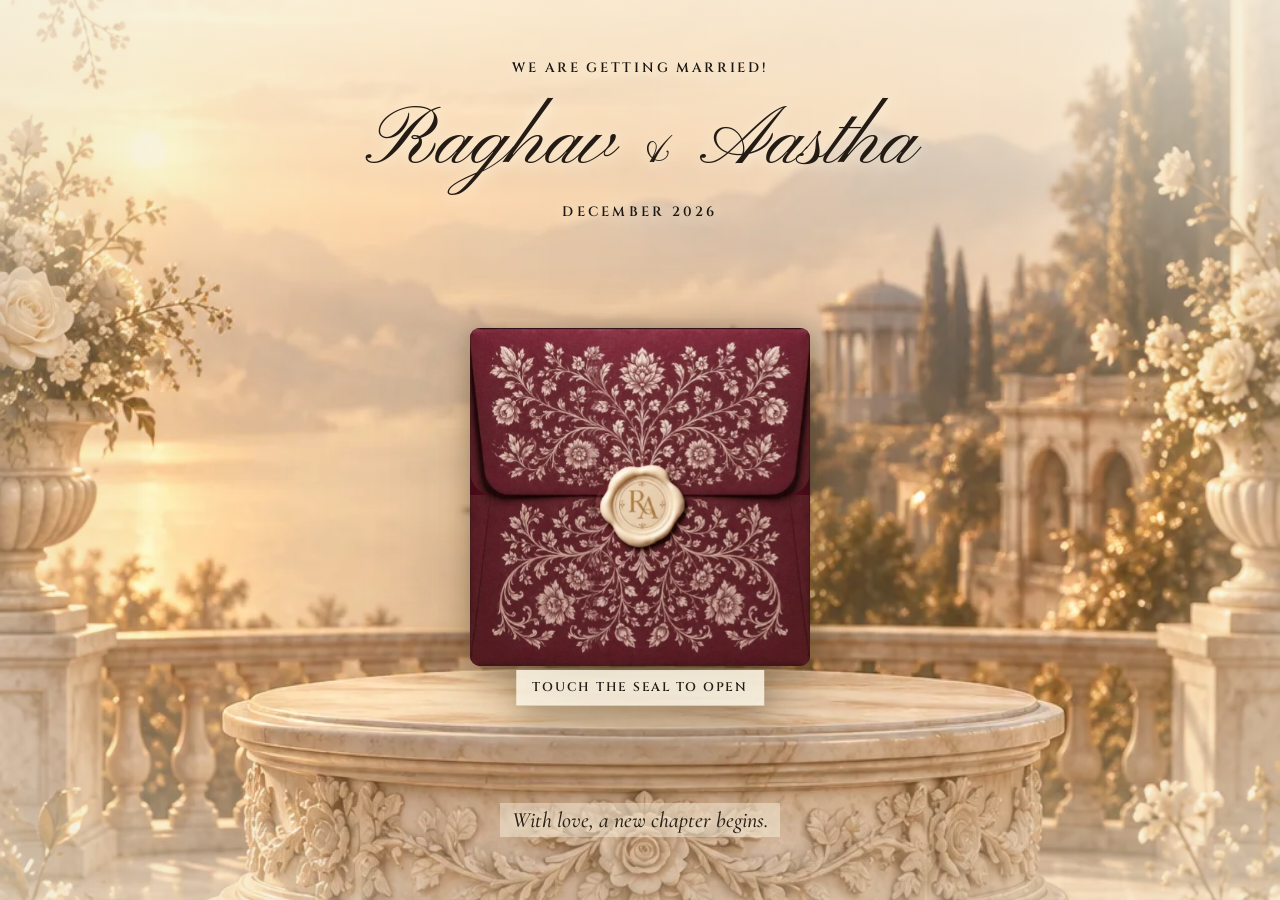
<file: outputs/vintage-invitation/index.html>
<!doctype html>
<html lang="en">
<head>
<meta charset="utf-8"><meta name="viewport" content="width=device-width, initial-scale=1"><meta name="theme-color" content="#f3eee5">
<title>Raghav &amp; Aastha | 25–27 December 2026</title><meta name="description" content="Save the date for Raghav & Aastha's wedding festivities, 25 to 27 December 2026. Tap the seal to open the invitation.">
<link rel="icon" type="image/png" sizes="32x32" href="assets/favicon-32.png"><link rel="icon" type="image/png" sizes="512x512" href="assets/icon-512.png"><link rel="apple-touch-icon" href="assets/apple-touch-icon.png">
<!-- Link previews (WhatsApp etc.) need absolute URLs; update if the domain changes. -->
<meta property="og:type" content="website"><meta property="og:site_name" content="Raghav &amp; Aastha"><meta property="og:url" content="https://raghav-aastha.vercel.app/">
<meta property="og:title" content="Raghav &amp; Aastha | 25–27 December 2026"><meta property="og:description" content="Save the date for our wedding festivities. Tap the seal to open the invitation.">
<meta property="og:image" content="https://raghav-aastha.vercel.app/assets/og-image.jpg"><meta property="og:image:width" content="1200"><meta property="og:image:height" content="630"><meta property="og:image:alt" content="Raghav &amp; Aastha, 25 to 27 December 2026">
<meta name="twitter:card" content="summary_large_image"><meta name="twitter:title" content="Raghav &amp; Aastha | 25–27 December 2026"><meta name="twitter:description" content="Save the date for our wedding festivities. Tap the seal to open the invitation."><meta name="twitter:image" content="https://raghav-aastha.vercel.app/assets/og-image.jpg">
<link rel="preconnect" href="https://fonts.googleapis.com"><link rel="preconnect" href="https://fonts.gstatic.com" crossorigin><link href="https://fonts.googleapis.com/css2?family=Pinyon+Script&family=Cinzel:wght@400;500;600&family=Cormorant+Garamond:ital,wght@0,400;0,500;0,600;1,400&display=swap" rel="stylesheet">
<link rel="stylesheet" href="style.css"><script src="app.js" defer></script>
</head>
<body>
<section class="cover" id="cover" aria-label="Open wedding invitation">
  <div class="backdrop" aria-hidden="true"></div>
  <div class="cover-petals" aria-hidden="true"><img src="assets/petal.webp" alt=""><img src="assets/petal.webp" alt=""><img src="assets/petal.webp" alt=""><img src="assets/petal.webp" alt=""></div>
  <div class="cover-heading"><p class="eyebrow">We are getting married!</p><h1>Raghav <span>&amp;</span> Aastha</h1><p class="small-date">December 2026</p></div>
  <button class="envelope" id="open" aria-label="Open Raghav and Aastha’s envelope">
    <span class="env-stage" aria-hidden="true">
      <span class="env-ground"></span>
      <span class="env-inside"></span>
      <span class="env-card"><span class="env-card-kicker">With love</span><span class="env-card-names">Raghav<br>&amp; Aastha</span><span class="env-card-rule"></span><span class="env-card-date">December 2026</span></span>
      <img class="env-pocket" src="assets/envelope-red.webp" alt="">
      <span class="env-flap"><img class="env-flap-face" src="assets/envelope-red.webp" alt=""><span class="env-lining"></span></span>
    </span>
    <span class="env-prompt">Touch the seal to open</span>
  </button>
  <p class="cover-footer">With love, a new chapter begins.</p>
</section>
<main id="invitation" hidden>
  <header class="invitation-header"><button class="text-button" id="back" aria-label="Back to the envelope">← <span>The beginning</span></button><span class="monogram">R &amp; A</span><a class="text-button" href="#details">The details ↓</a></header>
  <section class="invitation-hero" aria-labelledby="invite-title">
    <div class="collage">
      <img class="stationery" src="assets/stationery.webp" alt="Antique gold frame, ivory lace and white roses" width="1086" height="1448">
      <div class="lace-copy"><h2 id="invite-title">Save<br>the Date</h2><p class="couple">Raghav<br><span>&amp;</span> Aastha</p><p class="collage-date">25 · 26 · 27<span>December 2026</span></p></div>
      <figure class="polaroid"><button class="photo-button" id="photo-open" type="button" aria-label="View the photo larger"><span class="photo-crop"><img src="assets/couple.webp" alt="Raghav and Aastha together"></span></button><figcaption>And so it begins…</figcaption></figure>
      <p class="venue-tag"><svg viewBox="0 0 24 24" aria-hidden="true"><path d="M12 2a7 7 0 0 0-7 7c0 5.2 7 13 7 13s7-7.8 7-13a7 7 0 0 0-7-7zm0 9.5A2.5 2.5 0 1 1 12 6.5a2.5 2.5 0 0 1 0 5z"/></svg>New Delhi</p>
    </div>
    <a class="scroll-cue" href="#details">A date to remember <span>↓</span></a>
  </section>
  <section class="details" id="details" aria-labelledby="celebration-title">
    <h2 id="celebration-title">Save the Date</h2>
    <div class="scratch-wrap" id="scratch-wrap">
      <div class="scratch-card" id="scratch-card">
        <div class="scratch-message" id="scratch-message" aria-hidden="true" tabindex="-1"><p>25, 26 &amp; 27<span>December 2026</span></p></div>
        <canvas id="date-foil" aria-label="Scratch the foil to reveal our wedding dates"></canvas>
      </div>
      <button class="reveal-link" id="reveal-dates" type="button">Reveal without scratching</button>
      <p class="scratch-note" id="scratch-note"></p>
    </div>
    <p class="sr-only" id="scratch-status" role="status"></p>
    <div class="flourish" aria-hidden="true">❦</div>
    <p class="venue">Venue details to follow</p>
    <p class="countdown-title" id="countdown-title">Counting the moments until we celebrate</p>
    <div class="countdown" aria-label="Countdown to 25 December 2026"><div><b id="days">0</b><span>Days</span></div><i>:</i><div><b id="hours">00</b><span>Hours</span></div><i>:</i><div><b id="minutes">00</b><span>Minutes</span></div><i>:</i><div><b id="seconds">00</b><span>Seconds</span></div></div>
    <p class="invitation-copy">Save these dates for our wedding festivities.<br>We can’t wait to celebrate with you.</p>
    <button class="outline-button" id="rsvp">RSVP</button>
    <a class="calendar-link" href="event.ics" download>Add to calendar</a>
    <p class="formal">Formal invitation to follow</p>
    <p class="signature">Raghav &amp; Aastha</p>
  </section>
</main>
<dialog id="notice"><button class="close" id="close" aria-label="Close message">×</button><p class="eyebrow">Raghav &amp; Aastha</p><h2 id="notice-title"></h2><p id="notice-copy"></p><button class="outline-button" id="notice-done">Back to invitation</button></dialog>
<dialog id="lightbox" class="lightbox" aria-label="Photo of Raghav and Aastha"><button class="close" id="lightbox-close" aria-label="Close photo">×</button><img src="assets/couple.webp" alt="Raghav and Aastha together"><p>And so it begins…</p></dialog>
<audio id="song" loop preload="none"></audio>
<button class="music-fab" id="music" aria-label="Music information"><span id="play-icon">♪</span><span class="sr-only" id="music-caption">Our soundtrack</span></button>
<div class="celebration" id="celebration" aria-hidden="true"></div>
</body></html>
</file>
<file: outputs/vintage-invitation/style.css>
:root{--ivory:#f3eee5;--paper:#fff9ef;--ink:#231b14;--gold:#8b7650;--burgundy:#7a142a;--script:'Pinyon Script',cursive;--serif:'Cormorant Garamond',Georgia,serif;--caps:'Cinzel','Cormorant Garamond',serif}
*{box-sizing:border-box}
html{scroll-behavior:smooth}
body{margin:0;background:var(--ivory);color:var(--ink);font-family:var(--serif);font-size:21px;-webkit-font-smoothing:antialiased}
[hidden]{display:none!important}
h1,h2,p,figure{margin:0}
button,a{-webkit-tap-highlight-color:transparent}
button{font:inherit;color:inherit;cursor:pointer;border-radius:0}
a{color:inherit}
button:focus-visible,a:focus-visible{outline:2px solid var(--gold);outline-offset:6px}
.eyebrow{font-family:var(--caps);font-size:13px;letter-spacing:.2em;text-transform:uppercase;font-weight:500}
.sr-only{position:absolute;width:1px;height:1px;padding:0;margin:-1px;overflow:hidden;clip-path:inset(50%);white-space:nowrap;border:0}

.cover{position:relative;isolation:isolate;height:100svh;min-height:680px;overflow:hidden;background:#f4ead8;text-align:center}
.backdrop{position:absolute;inset:0;z-index:-2;background:#f1e7d3 url(assets/terrace.webp) center 65%/cover no-repeat;transition:transform 2.8s ease-out}
.cover:after{content:'';position:absolute;inset:0;z-index:-1;pointer-events:none;background:linear-gradient(#fffbef77,transparent 35%,transparent 78%,#f7edda55)}
.cover-heading{position:absolute;top:6.5%;left:16px;right:16px;z-index:3;text-shadow:0 2px 15px #fff9e9;animation:enter 1s both;transition:opacity .35s,transform .5s}
.cover .eyebrow{font-size:13.5px;letter-spacing:.2em;font-weight:600;color:#1f1812}
.cover h1{font-family:var(--script);font-size:clamp(58px,6.6vw,86px);font-weight:400;line-height:1.2;margin:15px 0 10px}
.cover h1 span{font-size:.68em}
.small-date{font-family:var(--caps);font-size:13.5px;letter-spacing:.24em;text-transform:uppercase;font-weight:600;color:#1f1812}
.cover-footer{position:absolute;left:15px;right:15px;bottom:7%;width:fit-content;margin:auto;padding:4px 12px;font-size:22px;font-weight:500;font-style:italic;color:#2e2117;background:#fff8e470;text-shadow:0 1px 10px #fff9eb;transition:opacity .4s}
.cover-petals{position:absolute;inset:0;z-index:1;pointer-events:none;overflow:hidden}
.cover-petals img{position:absolute;top:-8%;width:23px;opacity:0;animation:cover-petal 13s linear infinite}
.cover-petals img:nth-child(1){left:12%;animation-delay:-3s}
.cover-petals img:nth-child(2){left:82%;animation-delay:-7s;width:18px}
.cover-petals img:nth-child(3){left:26%;animation-delay:-11s;width:15px}
.cover-petals img:nth-child(4){left:70%;animation-delay:-1s;width:26px}

/* The studio's own envelope artwork, recoloured to ivory and gold, sliced exactly as the Tanvi & Nishant site slices it:
   pocket = bottom half, flap = band from 6.4% to 49.2% with rounded lower corners; the seal in the artwork cracks at that edge. */
.envelope{position:absolute;left:50%;bottom:31%;width:min(300px,62vw);aspect-ratio:442/440;transform:translateX(-50%);padding:0;border:0;background:none;z-index:4;cursor:pointer;perspective:1400px;filter:drop-shadow(0 0 12px #3a2a1236) drop-shadow(7px 14px 16px #3a2a1242) drop-shadow(0 34px 44px #3a2a1230);transition:transform .15s}
.cover.opening .envelope:hover{transform:translateX(-50%) scale(1.02)}
.env-stage{position:absolute;inset:0;display:block;transform-style:preserve-3d}
.env-stage>*{position:absolute;inset:0;display:block;width:100%;height:100%}
.env-ground{inset:auto 7% -2.5%;width:auto;height:7%;border-radius:50%;background:radial-gradient(ellipse at 50% 50%,#3a2a12a6,#3a2a1248 48%,transparent 72%);filter:blur(5px);z-index:0}
.env-inside{inset:0;border-radius:3%;background:linear-gradient(#34060f,#5a0f1f 55%,#6a1526);box-shadow:inset 0 18px 30px #00000073;z-index:1}
.env-card{inset:auto;left:9%;right:9%;top:7%;height:80%;width:auto;z-index:3;display:flex;flex-direction:column;align-items:center;justify-content:center;gap:.55em;font-size:clamp(12px,5.2vw,16px);background:linear-gradient(#fffaf1,#f1e6d5);border-radius:3px;box-shadow:inset 0 0 0 6px #fffaf1,inset 0 0 0 7px #b8923f8c,0 -6px 24px #00000040;color:#64543b}
.env-card-kicker,.env-card-date{font-family:var(--caps);font-size:.58em;font-weight:500;letter-spacing:.22em;text-transform:uppercase;color:#92651f}
.env-card-names{font-family:var(--script);font-size:2.5em;line-height:1.1;color:var(--burgundy)}
.env-card-rule{display:block;width:2.4em;border-top:1px solid #b8923f80}
.env-pocket{z-index:4;object-fit:fill;clip-path:inset(49.5% 0 0 round 0 0 3% 3%)}
.env-flap{z-index:6;transform-origin:50% 0;transform-style:preserve-3d}
.env-flap-face,.env-lining{position:absolute;inset:0;width:100%;height:100%;clip-path:inset(0 0 50.5% 0 round 3% 3% 6.8% 6.8%);backface-visibility:hidden}
.env-flap-face{object-fit:fill}
.env-lining{transform:rotateY(180deg);background:repeating-linear-gradient(45deg,#92651f29 0 1px,#0000 1px 9px),linear-gradient(#f4e7c9,#d8bd84)}
.env-prompt{position:absolute;left:50%;bottom:-40px;transform:translateX(-50%);white-space:nowrap;font-family:var(--caps);font-size:12.5px;font-weight:600;letter-spacing:.14em;text-transform:uppercase;color:#231b14;padding:9px 16px;background:#fff8e8d9;border-bottom:1px solid #bca57570;transition:opacity .3s}

.cover.opening{position:fixed;inset:0;z-index:10;animation:fade-out .7s 3.6s both}
.cover.opening .backdrop{transform:scale(1.04)}
.cover.opening .cover-heading,.cover.opening .cover-footer,.cover.opening .env-prompt{opacity:0}
.cover.opening .cover-heading{animation:none;transform:translateY(-25px)}
.cover.opening .env-flap{animation:flap-open 1.2s cubic-bezier(.55,0,.3,1) .3s forwards}
.cover.opening .env-card{animation:card-rise 1.3s cubic-bezier(.2,.8,.2,1) 1.4s forwards}
.cover.opening .env-stage{animation:envelope-travel 4.3s ease-in-out forwards}

main:not([hidden]){animation:enter .9s both}
.invitation-header{display:flex;align-items:center;justify-content:space-between;gap:12px;padding:25px 5vw;max-width:1400px;margin:auto}
.text-button{font-family:var(--caps);font-size:13px;font-weight:600;letter-spacing:.1em;text-transform:uppercase;text-decoration:none;background:none;border:0;padding:10px 0;white-space:nowrap;color:#1f1812}
.monogram{font-family:var(--script);font-size:36px;white-space:nowrap;color:#1f1812}
.invitation-hero{text-align:center;padding-top:20px}
.collage{position:relative;width:min(690px,100%);aspect-ratio:3/4;margin:5px auto 0;container-type:inline-size}
.stationery{width:100%;height:100%;object-fit:cover;display:block;mix-blend-mode:multiply}
/* Doily inner circle measured on stationery.webp: centre 34.1%,49.4%, about 34% wide. Box is centred on it. */
.lace-copy{position:absolute;left:17.1%;top:36.9%;width:34%;height:25%;display:flex;flex-direction:column;justify-content:center;align-items:center;text-align:center;transform:rotate(-7deg)}
.lace-copy h2{font-family:var(--script);font-size:max(29px,7.7cqw);font-weight:400;line-height:.86;color:#1a130e}
.couple{font-size:max(16px,4.1cqw);font-weight:500;line-height:1.05;margin:max(5px,1.2cqw) 0 max(3px,.8cqw);color:#1a130e}
.couple span{font-family:var(--script);font-size:.8em}
.collage-date{font-size:max(13.5px,3.5cqw);font-weight:500;line-height:1.15;color:#1a130e}
.collage-date span{display:block;font-family:var(--caps);font-size:max(8.5px,1.85cqw);font-weight:600;letter-spacing:.08em;text-transform:uppercase;white-space:nowrap}
/* Frame inner band below the doily, measured on stationery.webp: 68 to 76 percent down, 10 to 90 percent across. */
.venue-tag{position:absolute;left:10%;right:10%;top:70.4%;display:flex;align-items:center;justify-content:center;gap:.5em;font-family:var(--caps);font-weight:600;font-size:max(11px,2.4cqw);letter-spacing:.2em;text-transform:uppercase;color:#1f1812}
.venue-tag:before,.venue-tag:after{content:'';flex:0 0 auto;width:12%;border-top:1px solid #b8923f99}
.venue-tag svg{width:1.15em;height:1.15em;fill:#b8923f;flex:0 0 auto}
.polaroid{position:absolute;width:38%;right:5%;top:28%;transform:rotate(6deg);background:#faf8f1;padding:10px 10px 32px;box-shadow:2px 7px 16px #493c342c}
.photo-crop{display:block;overflow:hidden;aspect-ratio:1;width:100%}
.photo-crop img{width:100%;height:100%;object-fit:cover;object-position:50% 32%;transform:scale(1.35);transform-origin:50% 32%}
.polaroid figcaption{font-family:var(--script);text-align:center;font-size:25px;margin-top:10px}
.scroll-cue{display:inline-flex;align-items:center;gap:14px;margin-top:14px;font-style:italic;font-weight:500;font-size:22px;color:#1f1812;text-decoration:none}
.scroll-cue span{font-style:normal;font-size:22px}

.details{text-align:center;max-width:700px;margin:auto;padding:105px 24px 70px}
.details.visible{animation:enter 1.1s both}
.details h2{font-family:var(--script);font-size:clamp(54px,7vw,76px);font-weight:400;line-height:1.1}
.scratch-wrap{position:relative;max-width:450px;margin:30px auto 0}
.scratch-card{position:relative;isolation:isolate;z-index:1;height:176px;border:1px solid #d3bd8f;border-radius:6px;overflow:hidden;background:var(--paper);box-shadow:0 10px 30px #7053251a}
.scratch-message{position:absolute;inset:0;display:flex;align-items:center;justify-content:center;padding:18px;color:#685438}
.scratch-message p{font-family:var(--script);font-size:clamp(36px,5vw,46px);line-height:1.1}
.scratch-message p span{display:block;font-family:var(--caps);font-size:13px;font-weight:500;letter-spacing:.18em;text-transform:uppercase;margin-top:12px;color:var(--gold)}
.scratch-message:focus{outline:2px solid var(--gold);outline-offset:-8px}
#date-foil{position:absolute;inset:0;width:100%;height:100%;cursor:crosshair;touch-action:none;transition:opacity .8s;z-index:1}
.is-revealed #date-foil{opacity:0;pointer-events:none}
.is-revealed .scratch-message{animation:glow-soft 1.8s ease-out}
.is-revealed .scratch-message:after{content:'';position:absolute;inset:0;background:linear-gradient(100deg,transparent 32%,#fffdf4cc 50%,transparent 68%);transform:translateX(-110%);animation:shine 1.3s .35s ease-out forwards;pointer-events:none}
@keyframes shine{to{transform:translateX(110%)}}
@keyframes glow-soft{0%{box-shadow:inset 0 0 0 0 #f3dca000}35%{box-shadow:inset 0 0 70px #f0d59aaa}100%{box-shadow:inset 0 0 0 0 #f3dca000}}
.reveal-link{display:block;margin:12px auto 0;border:0;background:none;padding:4px 0;font-size:15px;font-style:italic;opacity:.7;text-decoration:underline;text-underline-offset:5px}
.reveal-link:hover{opacity:1}
.scratch-note{font-style:italic;font-size:23px;margin-top:14px;min-height:1.4em}
.flourish{color:var(--gold);font-size:37px;margin:24px 0}
.venue{font-size:28px}
.countdown-title{font-style:italic;font-size:21px;margin-top:45px}
.countdown{display:flex;align-items:flex-start;justify-content:center;gap:17px;margin:21px auto 40px}
.countdown div{width:70px}
.countdown b{font-size:50px;line-height:1;font-weight:400;font-variant-numeric:tabular-nums}
.countdown span{display:block;font-family:var(--caps);letter-spacing:.14em;font-size:11px;text-transform:uppercase;margin-top:12px}
.countdown i{font-size:32px;font-style:normal;opacity:.45}
.invitation-copy{font-size:24px;line-height:1.5;margin-bottom:29px}
.outline-button{border:1px solid #9d8c6e;background:transparent;min-width:215px;padding:16px 25px;font-family:var(--caps);letter-spacing:.16em;text-transform:uppercase;font-size:13px;transition:background .3s,color .3s}
.outline-button:hover{background:var(--gold);color:var(--paper)}
.calendar-link{display:block;width:fit-content;margin:22px auto 0;font-family:var(--caps);font-size:12px;letter-spacing:.12em;text-transform:uppercase;text-underline-offset:6px}
.formal{font-family:var(--script);font-size:36px;margin-top:60px}
.signature{font-family:var(--caps);font-size:15px;letter-spacing:.12em;margin-top:25px}

dialog{background:#f6f1e8;border:1px solid #aa9875;color:var(--ink);max-width:440px;width:calc(100% - 40px);padding:49px 32px 36px;text-align:center;box-shadow:0 20px 90px #2c261838}
dialog::backdrop{background:#342b2469;backdrop-filter:blur(4px)}
dialog h2{font-family:var(--script);font-size:44px;font-weight:400;margin:20px 0 15px}
dialog p:not(.eyebrow){font-size:21px;line-height:1.4;margin-bottom:25px}
.close{position:absolute;right:13px;top:8px;background:none;border:0;font-size:30px;width:36px;height:36px}

@keyframes enter{from{opacity:0;transform:translateY(15px)}to{opacity:1;transform:translateY(0)}}
@keyframes fade-out{to{opacity:0}}
@keyframes flap-open{0%{z-index:6;transform:rotateX(0)}49%{z-index:6}50%{z-index:1}to{z-index:1;transform:rotateX(180deg)}}
@keyframes card-rise{to{transform:translateY(-48%)}}
@keyframes envelope-travel{0%,11%{transform:none}44%,75%{transform:translateY(9%)}to{transform:translateY(5%) scale(1.08)}}
@keyframes spin{to{rotate:360deg}}
@keyframes cover-petal{8%{opacity:.65}80%{opacity:.65}100%{opacity:0;transform:translate(40px,105svh) rotate(250deg)}}

@media(min-width:900px){
  .cover:before{content:'';position:absolute;inset:0;z-index:-1;pointer-events:none;background:radial-gradient(ellipse at 50% 60%,transparent 50%,#e9dec8bb)}
  .cover:before{content:'';position:absolute;inset:0;z-index:-1;pointer-events:none;background:radial-gradient(ellipse at 50% 60%,transparent 50%,#e9dec8bb)}
  .envelope{bottom:26%;width:340px}
  .invitation-hero{padding-top:32px}
  .collage{width:620px}
}
@media(max-width:560px){
  .cover{min-height:620px}
  .cover-heading{top:8%}
  .cover h1{font-size:52px;white-space:nowrap}
  .cover{min-height:620px}
  .cover-heading{top:8%}
  .cover-footer{bottom:8%;font-size:18px}
  .env-prompt{font-size:11.5px}
  .invitation-header{padding:15px 20px}
  .text-button{font-size:11.5px}
  .polaroid{padding:7px 7px 22px}
  .polaroid figcaption{font-size:17px;margin-top:6px}
  .scroll-cue{font-size:18px}
  .details{padding:75px 18px 55px}
  .scratch-card{height:160px}
  .scratch-message p{font-size:34px}
  .countdown{gap:9px}
  .countdown div{width:57px}
  .countdown b{font-size:40px}
  .countdown span{font-size:9px}
  .countdown i{font-size:28px}
  .invitation-copy{font-size:20px}
  .formal{font-size:32px}
}
@media(max-width:360px){
  .cover h1{font-size:43px}
  .cover .eyebrow{font-size:11px;letter-spacing:.16em}
  .env-prompt{font-size:10.5px;letter-spacing:.12em}
  .invitation-header{padding:15px 14px;gap:9px}
  .text-button{font-size:9.5px;letter-spacing:.06em}
  .monogram{font-size:30px}
  .polaroid figcaption{font-size:14px}
  .scratch-message p{font-size:30px}
  .countdown{gap:5px}
  .details{padding-left:14px;padding-right:14px}
}
@media(prefers-reduced-motion:reduce){
  html{scroll-behavior:auto}
  *,*:before,*:after{animation:none!important;transition:none!important}
}

.celebration{position:fixed;inset:0;z-index:30;pointer-events:none;overflow:hidden}
.confetti{position:absolute;top:-2rem;display:block;border-radius:2px;animation:confetti-fall var(--dur) linear var(--delay) forwards}
.firework{position:absolute;width:0;height:0}
.firework i{position:absolute;left:0;top:0;width:6px;height:6px;border-radius:50%;background:var(--c);box-shadow:0 0 8px var(--c),0 0 18px var(--c);animation:firework-burst 1.4s cubic-bezier(.2,.8,.4,1) var(--delay) both}
@keyframes confetti-fall{0%{opacity:1;transform:translateY(-10vh) rotate(0)}85%{opacity:1}to{opacity:0;transform:translate(var(--drift),110vh) rotate(720deg)}}
@keyframes firework-burst{0%{opacity:1;transform:translate(0,0) scale(0)}60%{opacity:1}to{opacity:0;transform:translate(var(--x),var(--y)) scale(.5)}}

.music-fab{position:fixed;right:18px;bottom:18px;z-index:25;width:52px;height:52px;border-radius:50%;border:1px solid #d9c59a;background:#fff9efee;color:var(--burgundy);box-shadow:0 6px 18px #3a2a1240;display:none;place-items:center;font-size:20px;line-height:1;backdrop-filter:blur(6px)}
.music-fab:hover{background:#fff9ef}
/* Icons drawn with CSS so they sit dead centre; text glyphs carry uneven side bearings. */
.music-fab #play-icon{display:block;width:0;height:0}
.music-fab[data-state=paused] #play-icon{border-left:16px solid currentColor;border-top:10px solid transparent;border-bottom:10px solid transparent;margin-left:4px}
.music-fab[data-state=playing] #play-icon{width:14px;height:16px;border-left:5px solid currentColor;border-right:5px solid currentColor}
.music-fab[data-state=none] #play-icon{width:auto;height:auto}
main:not([hidden])~.music-fab{display:grid}

.photo-button{display:block;width:100%;padding:0;border:0;background:none;cursor:zoom-in}
dialog.lightbox{padding:10px 10px 14px;max-width:min(94vw,760px);width:auto;background:#fff9ef;border:1px solid #d9c59a}
dialog.lightbox img{display:block;max-width:100%;max-height:78vh;width:auto;margin:auto}
dialog.lightbox p{font-family:var(--script);font-size:30px;margin:10px 0 0;text-align:center}
dialog.lightbox .close{top:12px;right:14px;width:40px;height:40px;border-radius:50%;background:#fff9efd9;font-size:28px;line-height:1}
</file>
